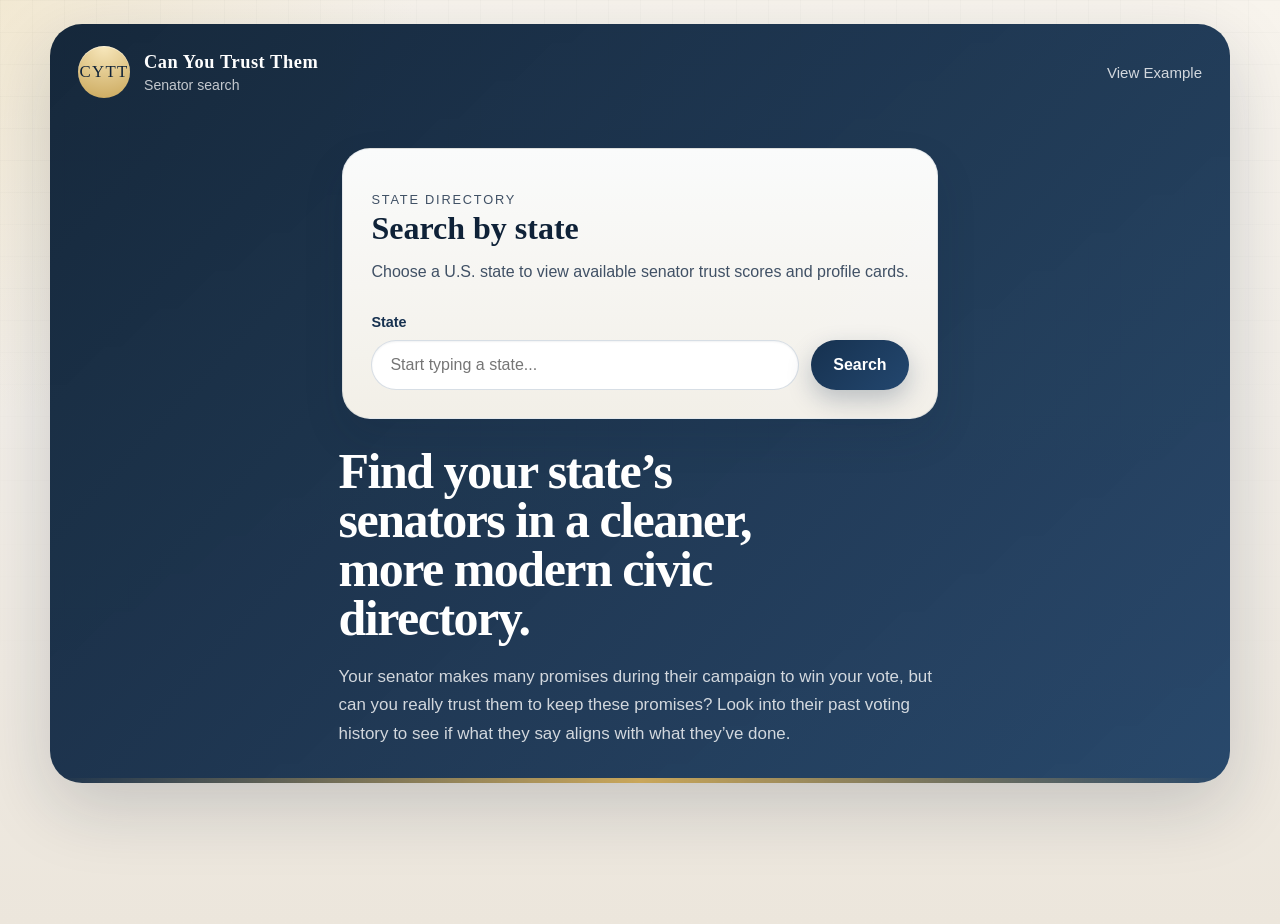
<file: client/index.html>
<!DOCTYPE html>
<html lang="en">
<head>
    <meta charset="UTF-8">
    <meta name="viewport" content="width=device-width, initial-scale=1.0">
    <title>Can You Trust Them | Senate Directory</title>
    <link rel="stylesheet" href="css/styles.css">
</head>
<body class="landing-page">
    <div class="site-shell">
        <header class="site-header">
            <nav class="top-nav" aria-label="Primary">
                <a class="brand" href="index.html">
                    <span class="brand-mark">CYTT</span>
                    <span class="brand-text">
                        <strong>Can You Trust Them</strong>
                        <span>Senator search</span>
                    </span>
                </a>
                <div class="nav-links">
                    <a href="results.html?state=Maryland">View Example</a>
                </div>
            </nav>
            <section class="hero">
                <aside class="hero-panel" aria-label="Search panel">
                    <div class="panel-header">
                        <p class="panel-kicker">State directory</p>
                        <h2>Search by state</h2>
                        <p>Choose a U.S. state to view available senator trust scores and profile cards.</p>
                    </div>

                    <section id="state-search" class="search-module">
                        <label class="search-label" for="stateInput">State</label>

                        <form class="search-row" action="results.html">
                            <input
                                list="states"
                                id="stateInput"
                                name="state"
                                placeholder="Start typing a state..."
                                autocomplete="off"
                            >
                            <button id="searchButton" type="submit">Search</button>


                            <datalist id="states">
                                <option value="Alabama">
                                <option value="Alaska">
                                <option value="Arizona">
                                <option value="Arkansas">
                                <option value="California">
                                <option value="Colorado">
                                <option value="Connecticut">
                                <option value="Delaware">
                                <option value="Florida">
                                <option value="Georgia">
                                <option value="Hawaii">
                                <option value="Idaho">
                                <option value="Illinois">
                                <option value="Indiana">
                                <option value="Iowa">
                                <option value="Kansas">
                                <option value="Kentucky">
                                <option value="Louisiana">
                                <option value="Maine">
                                <option value="Maryland">
                                <option value="Massachusetts">
                                <option value="Michigan">
                                <option value="Minnesota">
                                <option value="Mississippi">
                                <option value="Missouri">
                                <option value="Montana">
                                <option value="Nebraska">
                                <option value="Nevada">
                                <option value="New Hampshire">
                                <option value="New Jersey">
                                <option value="New Mexico">
                                <option value="New York">
                                <option value="North Carolina">
                                <option value="North Dakota">
                                <option value="Ohio">
                                <option value="Oklahoma">
                                <option value="Oregon">
                                <option value="Pennsylvania">
                                <option value="Rhode Island">
                                <option value="South Carolina">
                                <option value="South Dakota">
                                <option value="Tennessee">
                                <option value="Texas">
                                <option value="Utah">
                                <option value="Vermont">
                                <option value="Virginia">
                                <option value="Washington">
                                <option value="West Virginia">
                                <option value="Wisconsin">
                                <option value="Wyoming">
                            </datalist>
                        </form>
                    </section>
                </aside>

                <div class="hero-copy">
                    <h1>Find your state’s senators in a cleaner, more modern civic directory.</h1>
                    <p class="hero-text">
                        Your senator makes many promises during their campaign to win your vote, 
                        but can you really trust them to keep these promises? Look into their past 
                        voting history to see if what they say aligns with what they’ve done.
                    </p>
                </div>
            </section>
        </header>
    </div>

    <script src="js/config.js"></script>
    <script src="js/script.js"></script>
</body>
</html>
</file>
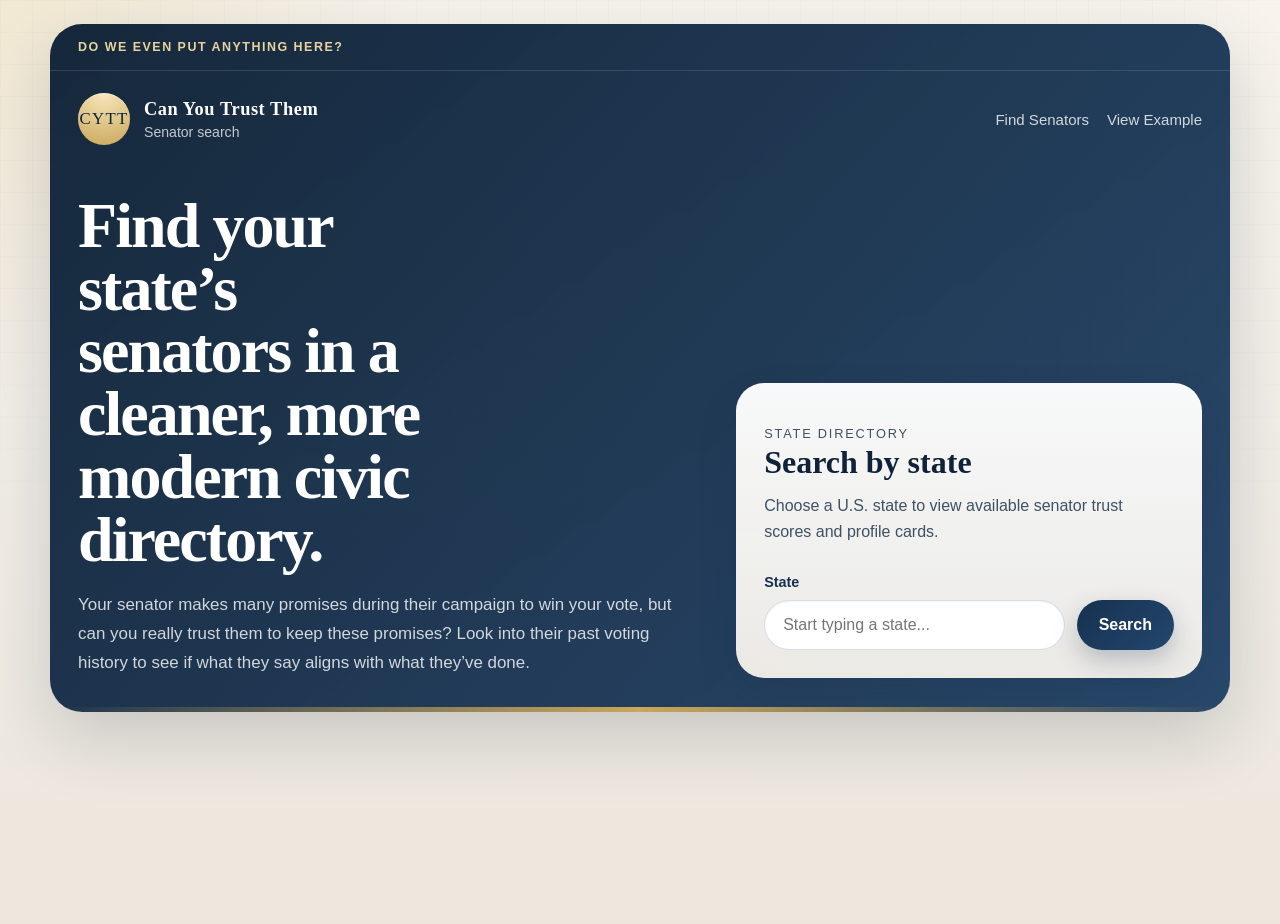
<file: client/website copy/index.html>
<!DOCTYPE html>
<html lang="en">
<head>
    <meta charset="UTF-8">
    <meta name="viewport" content="width=device-width, initial-scale=1.0">
    <title>Can You Trust Them | Senate Directory</title>
    <link rel="stylesheet" href="css/styles.css">
</head>
<body class="landing-page">
    <div class="site-shell">
        <header class="site-header">
            <div class="utility-bar">
                <span class="utility-kicker">Do we even put anything here?</span>
            </div>

            <nav class="top-nav" aria-label="Primary">
                <a class="brand" href="index.html">
                    <span class="brand-mark">CYTT</span>
                    <span class="brand-text">
                        <strong>Can You Trust Them</strong>
                        <span>Senator search</span>
                    </span>
                </a>

                <div class="nav-links">
                    <a href="#state-search">Find Senators</a>
                    <a href="results.html?state=Maryland">View Example</a>
                </div>
            </nav>

            <section class="hero">
                <div class="hero-copy">
        
                    <h1>Find your state’s senators in a cleaner, more modern civic directory.</h1>
                    <p class="hero-text">
                        Your senator makes many promises during their campaign to win your vote, 
                        but can you really trust them to keep these promises? Look into their past 
                        voting history to see if what they say aligns with what they’ve done.
                    </p>
                </div>

                <aside class="hero-panel" aria-label="Search panel">
                    <div class="panel-header">
                        <p class="panel-kicker">State directory</p>
                        <h2>Search by state</h2>
                        <p>Choose a U.S. state to view available senator trust scores and profile cards.</p>
                    </div>

                    <section id="state-search" class="search-module">
                        <label class="search-label" for="stateInput">State</label>

                        <div class="search-row">
                            <input
                                list="states"
                                id="stateInput"
                                placeholder="Start typing a state..."
                                autocomplete="off"
                            >
                            <button id="searchButton" type="button">Search</button>
                        </div>

                        <datalist id="states">
                            <option value="Alabama">
                            <option value="Alaska">
                            <option value="Arizona">
                            <option value="Arkansas">
                            <option value="California">
                            <option value="Colorado">
                            <option value="Connecticut">
                            <option value="Delaware">
                            <option value="Florida">
                            <option value="Georgia">
                            <option value="Hawaii">
                            <option value="Idaho">
                            <option value="Illinois">
                            <option value="Indiana">
                            <option value="Iowa">
                            <option value="Kansas">
                            <option value="Kentucky">
                            <option value="Louisiana">
                            <option value="Maine">
                            <option value="Maryland">
                            <option value="Massachusetts">
                            <option value="Michigan">
                            <option value="Minnesota">
                            <option value="Mississippi">
                            <option value="Missouri">
                            <option value="Montana">
                            <option value="Nebraska">
                            <option value="Nevada">
                            <option value="New Hampshire">
                            <option value="New Jersey">
                            <option value="New Mexico">
                            <option value="New York">
                            <option value="North Carolina">
                            <option value="North Dakota">
                            <option value="Ohio">
                            <option value="Oklahoma">
                            <option value="Oregon">
                            <option value="Pennsylvania">
                            <option value="Rhode Island">
                            <option value="South Carolina">
                            <option value="South Dakota">
                            <option value="Tennessee">
                            <option value="Texas">
                            <option value="Utah">
                            <option value="Vermont">
                            <option value="Virginia">
                            <option value="Washington">
                            <option value="West Virginia">
                            <option value="Wisconsin">
                            <option value="Wyoming">
                        </datalist>
                    </section>
                </aside>
            </section>
        </header>
    </div>

    <script src="js/script.js"></script>
</body>
</html>
</file>
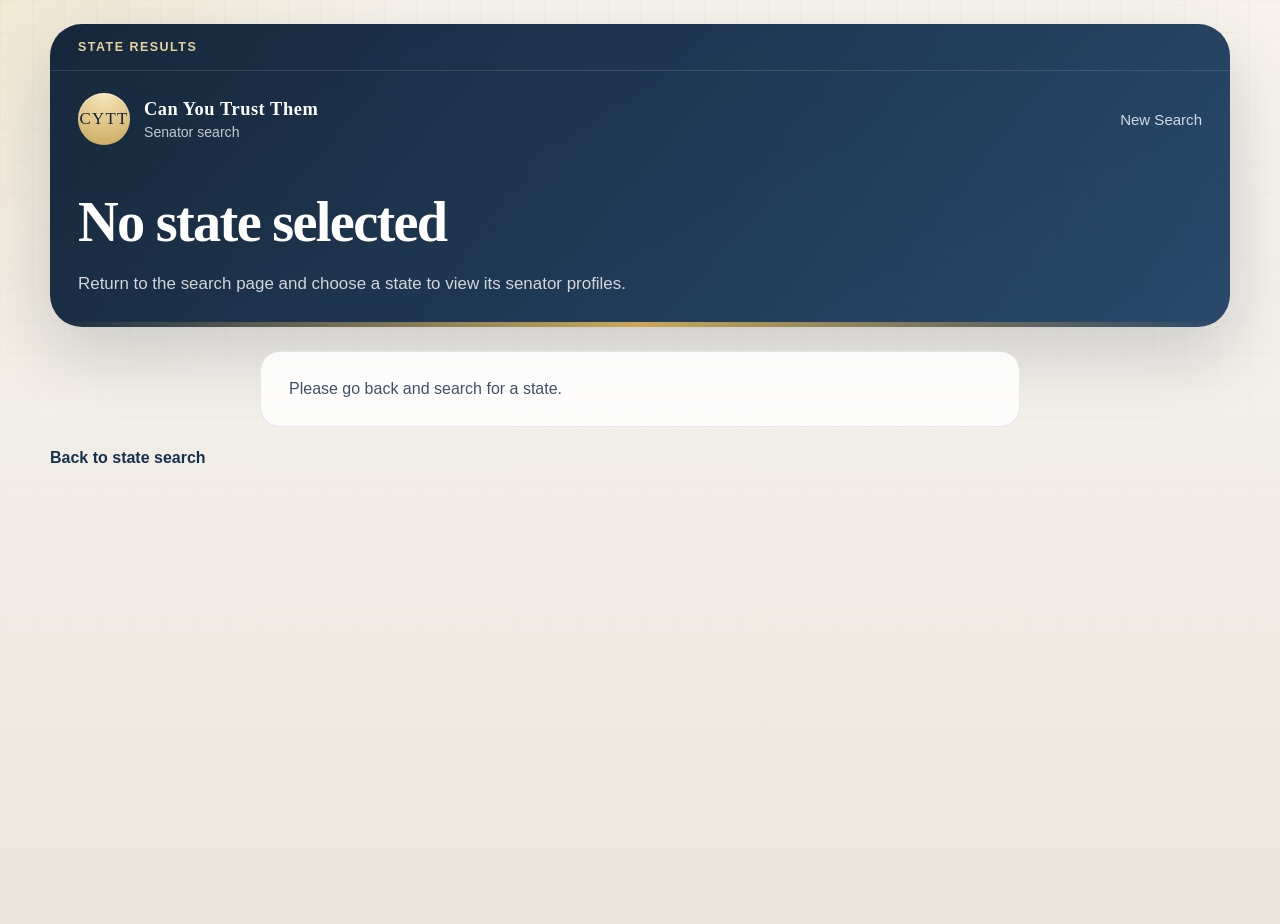
<file: client/results.html>
<!DOCTYPE html>
<html lang="en">
<head>
    <meta charset="UTF-8">
    <meta name="viewport" content="width=device-width, initial-scale=1.0">
    <title>Can You Trust Them | Senator Results</title>
    <link rel="stylesheet" href="css/styles.css">
</head>
<body class="results-page">
    <div class="site-shell">
        <header class="site-header interior-header">
            <div class="utility-bar">
                <span class="utility-kicker">State results</span>
            </div>

            <nav class="top-nav" aria-label="Primary">
                <a class="brand" href="index.html">
                    <span class="brand-mark">CYTT</span>
                    <span class="brand-text">
                        <strong>Can You Trust Them</strong>
                        <span>Senator search</span>
                    </span>
                </a>

                <div class="nav-links">
                    <a href="index.html">New Search</a>
                </div>
            </nav>

            <section class="results-hero">
                <div>
                    <h1 id="stateTitle">Loading...</h1>
                    <p id="stateSubtitle" class="hero-text">Fetching available senators and score information.</p>
                </div>
            </section>
        </header>

        <main class="results-main">
            <section id="results" class="results-section">
                <div id="resultBox" class="results-grid"></div>
                <a class="back-link" href="index.html">Back to state search</a>
            </section>
        </main>
    </div>

    <script src="js/config.js"></script>
    <script src="js/shared-utils.js"></script>
    <script src="js/results.js"></script>
</body>
</html>
</file>
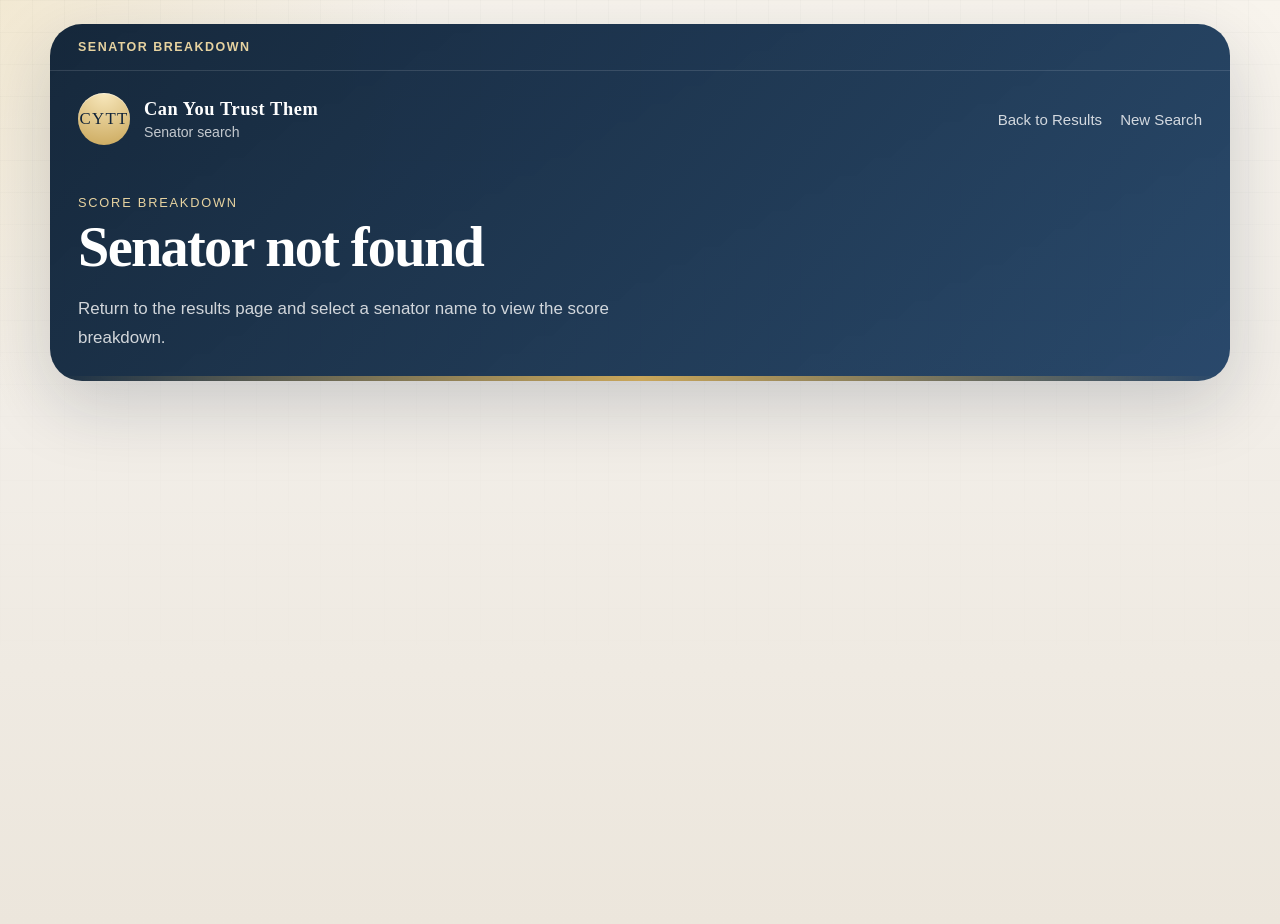
<file: client/senator.html>
<!DOCTYPE html>
<html lang="en">
<head>
    <meta charset="UTF-8">
    <meta name="viewport" content="width=device-width, initial-scale=1.0">
    <title>Can You Trust Them | Senator Score Breakdown</title>
    <link rel="stylesheet" href="css/styles.css">
</head>
<body class="senator-page">
    <div class="site-shell">
        <header class="site-header interior-header">
            <div class="utility-bar">
                <span class="utility-kicker">Senator breakdown</span>
            </div>

            <nav class="top-nav" aria-label="Primary">
                <a class="brand" href="index.html">
                    <span class="brand-mark">CYTT</span>
                    <span class="brand-text">
                        <strong>Can You Trust Them</strong>
                        <span>Senator search</span>
                    </span>
                </a>

                <div class="nav-links">
                    <a id="backToResultsLink" href="results.html">Back to Results</a>
                    <a href="index.html">New Search</a>
                </div>
            </nav>

            <section class="results-hero senator-hero">
                <div class="senator-hero-copy">
                    <p class="eyebrow">Score breakdown</p>
                    <h1 id="senatorTitle"></h1>
                    <p id="senatorSubtitle" class="hero-text"></p>
                </div>
            </section>
        </header>

        <main class="results-main">
            <section class="results-section">
                <div id="senatorCardHost" class="results-grid"></div>
            </section>
        </main>
    </div>

    <script src="js/config.js"></script>
    <script src="js/shared-utils.js"></script>
    <script src="js/senator.js"></script>
</body>
</html>
</file>
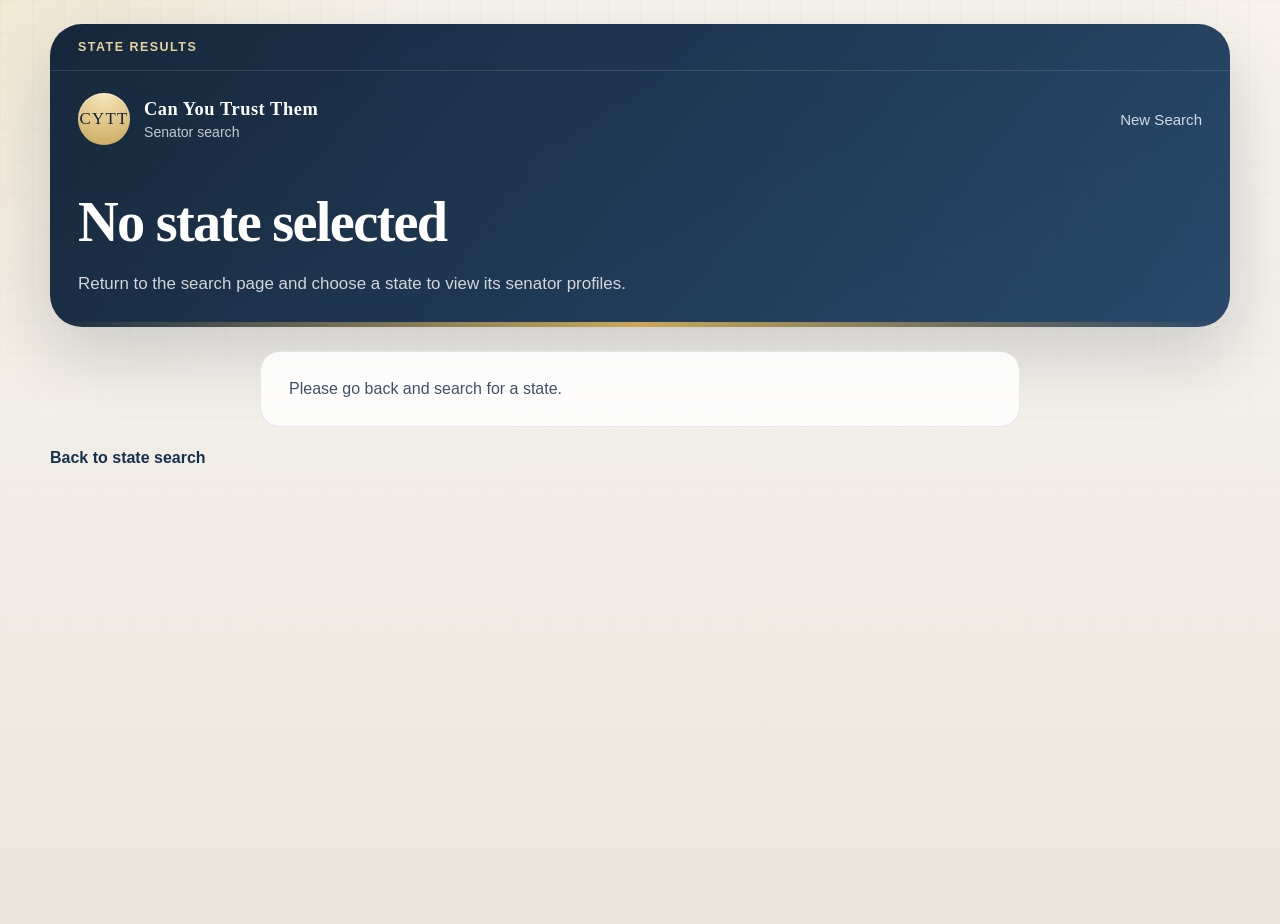
<file: client/website copy/results.html>
<!DOCTYPE html>
<html lang="en">
<head>
    <meta charset="UTF-8">
    <meta name="viewport" content="width=device-width, initial-scale=1.0">
    <title>Can You Trust Them | Senator Results</title>
    <link rel="stylesheet" href="css/styles.css">
</head>
<body class="results-page">
    <div class="site-shell">
        <header class="site-header interior-header">
            <div class="utility-bar">
                <span class="utility-kicker">State results</span>
            </div>

            <nav class="top-nav" aria-label="Primary">
                <a class="brand" href="index.html">
                    <span class="brand-mark">CYTT</span>
                    <span class="brand-text">
                        <strong>Can You Trust Them</strong>
                        <span>Senator search</span>
                    </span>
                </a>

                <div class="nav-links">
                    <a href="index.html">New Search</a>
                </div>
            </nav>

            <section class="results-hero">
                <div>
                    <h1 id="stateTitle">Loading...</h1>
                    <p id="stateSubtitle" class="hero-text">Fetching available senators and score information.</p>
                </div>
            </section>
        </header>

        <main class="results-main">
            <section id="results" class="results-section">
                <div id="resultBox" class="results-grid"></div>
                <a class="back-link" href="index.html">Back to state search</a>
            </section>
        </main>
    </div>

    <script src="js/results.js"></script>
</body>
</html>
</file>
<file: client/css/styles.css>
:root {
    --navy-950: #0f2238;
    --navy-900: #16314f;
    --navy-800: #23476f;
    --gold-500: #caa75a;
    --gold-300: #e7d3a0;
    --stone-50: #f7f3eb;
    --stone-100: #efe7d9;
    --stone-200: #dbcdb7;
    --slate-900: #162231;
    --slate-700: #405165;
    --slate-500: #6a7786;
    --white: #ffffff;
    --shadow-lg: 0 24px 70px rgba(15, 34, 56, 0.18);
    --shadow-md: 0 18px 40px rgba(15, 34, 56, 0.12);
    --radius-xl: 28px;
    --radius-lg: 20px;
    --radius-md: 14px;
    --content-width: 1180px;
    --page-gutter: 32px;
    --section-x: 28px;
    --serif: "Iowan Old Style", "Palatino Linotype", "Book Antiqua", "Baskerville", serif;
    --sans: "Avenir Next", "Segoe UI", "Helvetica Neue", sans-serif;
}

* {
    box-sizing: border-box;
}

html {
    scroll-behavior: smooth;
}

body {
    margin: 0;
    min-height: 100vh;
    font-family: var(--sans);
    color: var(--slate-900);
    background:
        radial-gradient(circle at top left, rgba(231, 211, 160, 0.34), transparent 26rem),
        linear-gradient(180deg, #f8f4ed 0%, #f2eee8 45%, #ece6dc 100%);
}

body::before {
    content: "";
    position: fixed;
    inset: 0;
    pointer-events: none;
    background-image: linear-gradient(rgba(22, 34, 49, 0.035) 1px, transparent 1px),
        linear-gradient(90deg, rgba(22, 34, 49, 0.035) 1px, transparent 1px);
    background-size: 32px 32px;
    mask-image: linear-gradient(180deg, rgba(0, 0, 0, 0.55), transparent 80%);
}

a {
    color: inherit;
}

.site-shell {
    position: relative;
    z-index: 1;
    width: min(calc(100% - var(--page-gutter)), var(--content-width));
    margin: 24px auto 40px;
}

.site-header {
    position: relative;
    background:
        linear-gradient(135deg, rgba(12, 31, 52, 0.96), rgba(28, 62, 99, 0.94)),
        linear-gradient(180deg, rgba(255, 255, 255, 0.08), transparent);
    color: var(--white);
    border-radius: 32px;
    box-shadow: var(--shadow-lg);
    overflow: hidden;
}

.site-header::after {
    content: "";
    position: absolute;
    inset: auto 0 0;
    height: 5px;
    background: linear-gradient(90deg, transparent, var(--gold-500), transparent);
}

.utility-bar,
.top-nav,
.hero,
.results-hero,
.results-main {
    position: relative;
    max-width: var(--content-width);
    margin: 0 auto;
}

.utility-bar {
    display: flex;
    justify-content: space-between;
    gap: 16px;
    padding: 16px var(--section-x);
    font-size: 0.78rem;
    text-transform: uppercase;
    letter-spacing: 0.12em;
    color: rgba(255, 255, 255, 0.72);
    border-bottom: 1px solid rgba(255, 255, 255, 0.12);
}

.utility-kicker {
    font-weight: 700;
    color: var(--gold-300);
}

.top-nav {
    display: flex;
    justify-content: space-between;
    align-items: center;
    gap: 20px;
    padding: 22px var(--section-x);
}

.brand {
    display: inline-flex;
    align-items: center;
    gap: 14px;
    text-decoration: none;
}

.brand-mark {
    width: 52px;
    height: 52px;
    border-radius: 50%;
    display: inline-flex;
    align-items: center;
    justify-content: center;
    font-family: var(--serif);
    font-size: 1.05rem;
    letter-spacing: 0.08em;
    background: radial-gradient(circle at top, #f8e8bd, var(--gold-500));
    color: var(--navy-950);
    box-shadow: inset 0 1px 0 rgba(255, 255, 255, 0.4);
}

.brand-text {
    display: flex;
    flex-direction: column;
    gap: 4px;
}

.brand-text strong {
    font-family: var(--serif);
    font-size: 1.15rem;
    letter-spacing: 0.03em;
}

.brand-text span {
    font-size: 0.88rem;
    color: rgba(255, 255, 255, 0.74);
}

.nav-links {
    display: flex;
    gap: 18px;
    flex-wrap: wrap;
}

.nav-links a {
    text-decoration: none;
    color: rgba(255, 255, 255, 0.8);
    font-size: 0.94rem;
}

.nav-links a:hover {
    color: var(--white);
}

.hero,
.results-hero {
    display: grid;
    gap: 28px;
    padding: 28px var(--section-x);
}

.hero {
    grid-template-columns: 1fr;
    align-items: center;
    justify-items: center;
    padding-bottom: 34px;
}

.hero-copy,
.hero-panel,
.results-hero,
.results-section {
    animation: rise-in 0.7s ease both;
}

.eyebrow,
.panel-kicker {
    margin: 0 0 10px;
    font-size: 0.8rem;
    text-transform: uppercase;
    letter-spacing: 0.14em;
    color: var(--gold-300);
}

.hero h1,
.results-hero h1 {
    margin: 0;
    max-width: 20ch;
    font-family: var(--serif);
    font-size: 50px;
    line-height: 0.98;
    letter-spacing: -0.03em;
}

.hero-text {
    margin: 20px 0 0;
    max-width: 64ch;
    font-size: 1.06rem;
    line-height: 1.7;
    color: rgba(255, 255, 255, 0.8);
}

.hero-highlights {
    display: grid;
    grid-template-columns: repeat(3, minmax(0, 1fr));
    gap: 16px;
    margin-top: 32px;
}

.highlight-card {
    padding: 18px;
    border-radius: var(--radius-md);
    background: rgba(255, 255, 255, 0.08);
    border: 1px solid rgba(255, 255, 255, 0.14);
    backdrop-filter: blur(8px);
}

.highlight-label,
.meta-label,
.detail-label {
    display: block;
    margin-bottom: 8px;
    font-size: 0.76rem;
    text-transform: uppercase;
    letter-spacing: 0.12em;
    color: rgba(255, 255, 255, 0.68);
}

.highlight-card strong {
    display: block;
    font-family: var(--serif);
    font-size: 1.1rem;
    line-height: 1.35;
}

.hero-panel {
    align-self: center;
    padding: 28px;
    border-radius: var(--radius-xl);
    background: linear-gradient(180deg, rgba(255, 255, 255, 0.98), rgba(247, 243, 235, 0.98));
    border: 1px solid rgba(35, 71, 111, 0.1);
    color: var(--slate-900);
    box-shadow: var(--shadow-md);
}

.panel-header h2,
.results-section h2 {
    margin: 0;
    font-family: var(--serif);
    font-size: 2rem;
    color: var(--navy-950);
}

.panel-header p {
    margin: 12px 0 0;
    line-height: 1.65;
    color: var(--slate-700);
}

.search-module {
    margin-top: 28px;
}

.search-label {
    display: block;
    margin-bottom: 10px;
    font-size: 0.9rem;
    font-weight: 700;
    color: var(--navy-900);
}

.search-row {
    display: flex;
    gap: 12px;
}

#stateInput {
    flex: 1;
    min-width: 0;
    padding: 15px 18px;
    font: inherit;
    color: var(--slate-900);
    border: 1px solid rgba(35, 71, 111, 0.18);
    border-radius: 999px;
    background: var(--white);
    box-shadow: inset 0 1px 2px rgba(15, 34, 56, 0.06);
}

#stateInput:focus {
    outline: 2px solid rgba(202, 167, 90, 0.45);
    outline-offset: 2px;
}

button {
    padding: 15px 22px;
    border: 0;
    border-radius: 999px;
    font: inherit;
    font-weight: 700;
    color: var(--white);
    cursor: pointer;
    background: linear-gradient(135deg, var(--navy-900), var(--navy-800));
    box-shadow: 0 10px 24px rgba(22, 49, 79, 0.25);
    transition: transform 0.2s ease, box-shadow 0.2s ease, filter 0.2s ease;
}

button:hover {
    transform: translateY(-1px);
    box-shadow: 0 16px 30px rgba(22, 49, 79, 0.3);
    filter: brightness(1.04);
}

.search-hint {
    margin: 12px 2px 0;
    font-size: 0.9rem;
    color: var(--slate-500);
}

.interior-header {
    margin-bottom: 24px;
}

.results-hero {
    grid-template-columns: minmax(0, 1fr) auto;
    align-items: end;
}

.results-hero h1 {
    max-width: none;
    font-size: clamp(2.4rem, 4.4vw, 4rem);
}

.results-main {
    padding: 0;
}

.results-section {
    padding: 0 0 24px;
}

.results-grid {
    display: grid;
    grid-template-columns: minmax(0, 760px);
    justify-content: center;
    gap: 22px;
}

.senator-card {
    display: grid;
    grid-template-columns: 120px minmax(0, 1fr);
    gap: 22px;
    padding: 22px;
    background: linear-gradient(180deg, rgba(255, 255, 255, 0.98), rgba(247, 243, 235, 0.98));
    border: 1px solid rgba(35, 71, 111, 0.1);
    border-radius: 24px;
    box-shadow: 0 18px 34px rgba(15, 34, 56, 0.08);
}

.name-block {
    display: flex;
    flex-direction: column;
    align-items: center;
    gap: 12px;
    text-align: center;
}

.senator-headshot {
    width: 96px;
    height: 96px;
    border-radius: 22px;
    object-fit: cover;
    border: 3px solid rgba(202, 167, 90, 0.4);
    box-shadow: 0 10px 24px rgba(15, 34, 56, 0.16);
    background: linear-gradient(180deg, #f6efe4, #e9dcc6);
}

.senator-name {
    font-family: var(--serif);
    font-size: 1.3rem;
    line-height: 1.15;
    color: var(--navy-950);
}

.senator-name-link {
    text-decoration: none;
    transition: color 0.2s ease, transform 0.2s ease;
}

.senator-name-link:hover {
    color: var(--navy-800);
    transform: translateY(-1px);
}

.score-copy {
    display: flex;
    flex-direction: column;
    gap: 18px;
}

.score-meta {
    display: flex;
    justify-content: space-between;
    align-items: start;
    gap: 16px;
}

.score-badge {
    display: inline-flex;
    align-items: center;
    padding: 8px 12px;
    border-radius: 999px;
    background: rgba(22, 49, 79, 0.08);
    color: var(--navy-900);
    font-size: 0.82rem;
    font-weight: 700;
    letter-spacing: 0.04em;
    text-transform: uppercase;
}

.score-description {
    margin: 0;
    font-size: 0.98rem;
    line-height: 1.7;
    color: var(--slate-700);
}

.score-copy .meta-label,
.detail-label {
    color: var(--slate-500);
}

.score-layout {
    display: flex;
    align-items: center;
    gap: 20px;
    flex-wrap: wrap;
}

.wheel-wrap {
    position: relative;
    width: 132px;
    height: 132px;
    flex: 0 0 auto;
}

.score-wheel {
    transform: rotate(-90deg);
}

.wheel-bg {
    fill: none;
    stroke: #dfe4e8;
    stroke-width: 14;
}

.wheel-progress {
    fill: none;
    stroke-width: 14;
    stroke-linecap: round;
}

.wheel-center {
    position: absolute;
    inset: 0;
    display: flex;
    align-items: center;
    justify-content: center;
    flex-direction: column;
    font-family: var(--serif);
    font-size: 2rem;
    color: var(--navy-950);
}

.wheel-center small {
    margin-top: 1px;
    font-family: var(--sans);
    font-size: 0.55rem;
    letter-spacing: 0.12em;
    text-transform: uppercase;
    color: var(--navy-950);
    font-weight: bold;
}

.score-details {
    --score-details-columns: repeat(2, minmax(120px, 1fr));
    display: grid;
    grid-template-columns: var(--score-details-columns);
    gap: 12px;
    flex: 1;
}

.score-details.is-single {
    --score-details-columns: minmax(220px, 1fr);
}

.detail-card {
    padding: 14px 16px;
    border-radius: 16px;
    background: var(--white);
    border: 1px solid rgba(35, 71, 111, 0.1);
}

.detail-value {
    display: block;
    font-family: var(--serif);
    font-size: 1.05rem;
    color: var(--navy-950);
}

.back-link {
    display: inline-flex;
    margin-top: 22px;
    text-decoration: none;
    font-weight: 700;
    color: var(--navy-900);
}

.back-link:hover {
    color: var(--navy-800);
}

.empty-state {
    padding: 28px;
    border-radius: 20px;
    background: rgba(255, 255, 255, 0.85);
    border: 1px solid rgba(35, 71, 111, 0.12);
    color: var(--slate-700);
}

@keyframes rise-in {
    from {
        opacity: 0;
        transform: translateY(14px);
    }

    to {
        opacity: 1;
        transform: translateY(0);
    }
}

@media (max-width: 960px) {
    .hero,
    .results-hero {
        grid-template-columns: 1fr;
    }

    .hero-highlights {
        grid-template-columns: 1fr;
    }
}

@media (max-width: 720px) {
    :root {
        --page-gutter: 20px;
        --section-x: 18px;
    }

    .site-shell {
        margin-top: 12px;
    }

    .utility-bar,
    .top-nav,
    .score-meta,
    .search-row {
        flex-direction: column;
        align-items: stretch;
    }

    .nav-links {
        gap: 10px;
    }

    .senator-card {
        grid-template-columns: 1fr;
    }

    .score-layout {
        align-items: stretch;
    }

    .score-details {
        grid-template-columns: 1fr;
    }
}
</file>
<file: client/website copy/css/styles.css>
:root {
    --navy-950: #0f2238;
    --navy-900: #16314f;
    --navy-800: #23476f;
    --gold-500: #caa75a;
    --gold-300: #e7d3a0;
    --stone-50: #f7f3eb;
    --stone-100: #efe7d9;
    --stone-200: #dbcdb7;
    --slate-900: #162231;
    --slate-700: #405165;
    --slate-500: #6a7786;
    --white: #ffffff;
    --shadow-lg: 0 24px 70px rgba(15, 34, 56, 0.18);
    --shadow-md: 0 18px 40px rgba(15, 34, 56, 0.12);
    --radius-xl: 28px;
    --radius-lg: 20px;
    --radius-md: 14px;
    --content-width: 1180px;
    --serif: "Iowan Old Style", "Palatino Linotype", "Book Antiqua", "Baskerville", serif;
    --sans: "Avenir Next", "Segoe UI", "Helvetica Neue", sans-serif;
}

* {
    box-sizing: border-box;
}

html {
    scroll-behavior: smooth;
}

body {
    margin: 0;
    min-height: 100vh;
    font-family: var(--sans);
    color: var(--slate-900);
    background:
        radial-gradient(circle at top left, rgba(231, 211, 160, 0.34), transparent 26rem),
        linear-gradient(180deg, #f8f4ed 0%, #f2eee8 45%, #ece6dc 100%);
}

body::before {
    content: "";
    position: fixed;
    inset: 0;
    pointer-events: none;
    background-image: linear-gradient(rgba(22, 34, 49, 0.035) 1px, transparent 1px),
        linear-gradient(90deg, rgba(22, 34, 49, 0.035) 1px, transparent 1px);
    background-size: 32px 32px;
    mask-image: linear-gradient(180deg, rgba(0, 0, 0, 0.55), transparent 80%);
}

a {
    color: inherit;
}

.site-shell {
    position: relative;
    z-index: 1;
    width: min(calc(100% - 32px), var(--content-width));
    margin: 24px auto 40px;
}

.site-header {
    position: relative;
    background:
        linear-gradient(135deg, rgba(12, 31, 52, 0.96), rgba(28, 62, 99, 0.94)),
        linear-gradient(180deg, rgba(255, 255, 255, 0.08), transparent);
    color: var(--white);
    border-radius: 32px;
    box-shadow: var(--shadow-lg);
    overflow: hidden;
}

.site-header::after {
    content: "";
    position: absolute;
    inset: auto 0 0;
    height: 5px;
    background: linear-gradient(90deg, transparent, var(--gold-500), transparent);
}

.utility-bar,
.top-nav,
.hero,
.results-hero,
.results-main {
    position: relative;
    max-width: var(--content-width);
    margin: 0 auto;
}

.utility-bar {
    display: flex;
    justify-content: space-between;
    gap: 16px;
    padding: 16px 28px;
    font-size: 0.78rem;
    text-transform: uppercase;
    letter-spacing: 0.12em;
    color: rgba(255, 255, 255, 0.72);
    border-bottom: 1px solid rgba(255, 255, 255, 0.12);
}

.utility-kicker {
    font-weight: 700;
    color: var(--gold-300);
}

.top-nav {
    display: flex;
    justify-content: space-between;
    align-items: center;
    gap: 20px;
    padding: 22px 28px;
}

.brand {
    display: inline-flex;
    align-items: center;
    gap: 14px;
    text-decoration: none;
}

.brand-mark {
    width: 52px;
    height: 52px;
    border-radius: 50%;
    display: inline-flex;
    align-items: center;
    justify-content: center;
    font-family: var(--serif);
    font-size: 1.05rem;
    letter-spacing: 0.08em;
    background: radial-gradient(circle at top, #f8e8bd, var(--gold-500));
    color: var(--navy-950);
    box-shadow: inset 0 1px 0 rgba(255, 255, 255, 0.4);
}

.brand-text {
    display: flex;
    flex-direction: column;
    gap: 4px;
}

.brand-text strong {
    font-family: var(--serif);
    font-size: 1.15rem;
    letter-spacing: 0.03em;
}

.brand-text span {
    font-size: 0.88rem;
    color: rgba(255, 255, 255, 0.74);
}

.nav-links {
    display: flex;
    gap: 18px;
    flex-wrap: wrap;
}

.nav-links a {
    text-decoration: none;
    color: rgba(255, 255, 255, 0.8);
    font-size: 0.94rem;
}

.nav-links a:hover {
    color: var(--white);
}

.hero,
.results-hero {
    display: grid;
    gap: 28px;
    padding: 28px;
}

.hero {
    grid-template-columns: minmax(0, 1.15fr) minmax(320px, 0.85fr);
    align-items: stretch;
    padding-bottom: 34px;
}

.hero-copy,
.hero-panel,
.results-hero,
.results-section {
    animation: rise-in 0.7s ease both;
}

.eyebrow,
.panel-kicker {
    margin: 0 0 10px;
    font-size: 0.8rem;
    text-transform: uppercase;
    letter-spacing: 0.14em;
    color: var(--gold-300);
}

.hero h1,
.results-hero h1 {
    margin: 0;
    max-width: 12ch;
    font-family: var(--serif);
    font-size: clamp(2.6rem, 5vw, 4.8rem);
    line-height: 0.98;
    letter-spacing: -0.03em;
}

.hero-text {
    margin: 20px 0 0;
    max-width: 64ch;
    font-size: 1.06rem;
    line-height: 1.7;
    color: rgba(255, 255, 255, 0.8);
}

.hero-highlights {
    display: grid;
    grid-template-columns: repeat(3, minmax(0, 1fr));
    gap: 16px;
    margin-top: 32px;
}

.highlight-card {
    padding: 18px;
    border-radius: var(--radius-md);
    background: rgba(255, 255, 255, 0.08);
    border: 1px solid rgba(255, 255, 255, 0.14);
    backdrop-filter: blur(8px);
}

.highlight-label,
.meta-label,
.detail-label {
    display: block;
    margin-bottom: 8px;
    font-size: 0.76rem;
    text-transform: uppercase;
    letter-spacing: 0.12em;
    color: rgba(255, 255, 255, 0.68);
}

.highlight-card strong {
    display: block;
    font-family: var(--serif);
    font-size: 1.1rem;
    line-height: 1.35;
}

.hero-panel {
    align-self: end;
    padding: 28px;
    border-radius: var(--radius-xl);
    background: linear-gradient(180deg, rgba(255, 255, 255, 0.97), rgba(248, 244, 237, 0.94));
    color: var(--slate-900);
    box-shadow: var(--shadow-md);
}

.panel-header h2,
.results-section h2 {
    margin: 0;
    font-family: var(--serif);
    font-size: 2rem;
    color: var(--navy-950);
}

.panel-header p {
    margin: 12px 0 0;
    line-height: 1.65;
    color: var(--slate-700);
}

.search-module {
    margin-top: 28px;
}

.search-label {
    display: block;
    margin-bottom: 10px;
    font-size: 0.9rem;
    font-weight: 700;
    color: var(--navy-900);
}

.search-row {
    display: flex;
    gap: 12px;
}

#stateInput {
    flex: 1;
    min-width: 0;
    padding: 15px 18px;
    font: inherit;
    color: var(--slate-900);
    border: 1px solid rgba(35, 71, 111, 0.18);
    border-radius: 999px;
    background: var(--white);
    box-shadow: inset 0 1px 2px rgba(15, 34, 56, 0.06);
}

#stateInput:focus {
    outline: 2px solid rgba(202, 167, 90, 0.45);
    outline-offset: 2px;
}

button {
    padding: 15px 22px;
    border: 0;
    border-radius: 999px;
    font: inherit;
    font-weight: 700;
    color: var(--white);
    cursor: pointer;
    background: linear-gradient(135deg, var(--navy-900), var(--navy-800));
    box-shadow: 0 10px 24px rgba(22, 49, 79, 0.25);
    transition: transform 0.2s ease, box-shadow 0.2s ease, filter 0.2s ease;
}

button:hover {
    transform: translateY(-1px);
    box-shadow: 0 16px 30px rgba(22, 49, 79, 0.3);
    filter: brightness(1.04);
}

.search-hint {
    margin: 12px 2px 0;
    font-size: 0.9rem;
    color: var(--slate-500);
}

.interior-header {
    margin-bottom: 24px;
}

.results-hero {
    grid-template-columns: minmax(0, 1fr) auto;
    align-items: end;
}

.results-hero h1 {
    max-width: none;
    font-size: clamp(2.4rem, 4.4vw, 4rem);
}

.results-main {
    padding: 0;
}

.results-section {
    padding: 0 0 24px;
}

.results-grid {
    display: grid;
    grid-template-columns: minmax(0, 760px);
    justify-content: center;
    gap: 22px;
}

.senator-card {
    display: grid;
    grid-template-columns: 120px minmax(0, 1fr);
    gap: 22px;
    padding: 22px;
    background: linear-gradient(180deg, rgba(255, 255, 255, 0.98), rgba(247, 243, 235, 0.98));
    border: 1px solid rgba(35, 71, 111, 0.1);
    border-radius: 24px;
    box-shadow: 0 18px 34px rgba(15, 34, 56, 0.08);
}

.name-block {
    display: flex;
    flex-direction: column;
    align-items: center;
    gap: 12px;
    text-align: center;
}

.senator-headshot {
    width: 96px;
    height: 96px;
    border-radius: 22px;
    object-fit: cover;
    border: 3px solid rgba(202, 167, 90, 0.4);
    box-shadow: 0 10px 24px rgba(15, 34, 56, 0.16);
    background: linear-gradient(180deg, #f6efe4, #e9dcc6);
}

.senator-name {
    font-family: var(--serif);
    font-size: 1.3rem;
    line-height: 1.15;
    color: var(--navy-950);
}

.senator-name-link {
    text-decoration: none;
    transition: color 0.2s ease, transform 0.2s ease;
}

.senator-name-link:hover {
    color: var(--navy-800);
    transform: translateY(-1px);
}

.score-copy {
    display: flex;
    flex-direction: column;
    gap: 18px;
}

.score-meta {
    display: flex;
    justify-content: space-between;
    align-items: start;
    gap: 16px;
}

.score-badge {
    display: inline-flex;
    align-items: center;
    padding: 8px 12px;
    border-radius: 999px;
    background: rgba(22, 49, 79, 0.08);
    color: var(--navy-900);
    font-size: 0.82rem;
    font-weight: 700;
    letter-spacing: 0.04em;
    text-transform: uppercase;
}

.score-description {
    margin: 0;
    font-size: 0.98rem;
    line-height: 1.7;
    color: var(--slate-700);
}

.score-copy .meta-label,
.detail-label {
    color: var(--slate-500);
}

.score-layout {
    display: flex;
    align-items: center;
    gap: 20px;
    flex-wrap: wrap;
}

.wheel-wrap {
    position: relative;
    width: 132px;
    height: 132px;
    flex: 0 0 auto;
}

.score-wheel {
    transform: rotate(-90deg);
}

.wheel-bg {
    fill: none;
    stroke: #dfe4e8;
    stroke-width: 14;
}

.wheel-progress {
    fill: none;
    stroke-width: 14;
    stroke-linecap: round;
}

.wheel-center {
    position: absolute;
    inset: 0;
    display: flex;
    align-items: center;
    justify-content: center;
    flex-direction: column;
    font-family: var(--serif);
    font-size: 2rem;
    color: var(--navy-950);
}

.wheel-center small {
    margin-top: 1px;
    font-family: var(--sans);
    font-size: 0.55rem;
    letter-spacing: 0.12em;
    text-transform: uppercase;
    color: var(--navy-950);
    font-weight: bold;
}

.score-details {
    display: grid;
    grid-template-columns: repeat(2, minmax(120px, 1fr));
    gap: 12px;
    flex: 1;
}

.detail-card {
    padding: 14px 16px;
    border-radius: 16px;
    background: var(--white);
    border: 1px solid rgba(35, 71, 111, 0.1);
}

.detail-value {
    display: block;
    font-family: var(--serif);
    font-size: 1.05rem;
    color: var(--navy-950);
}

.senator-detail-layout {
    display: grid;
    grid-template-columns: minmax(320px, 420px) minmax(0, 1fr);
    gap: 24px;
    align-items: start;
    padding: 0 0 24px;
}

.senator-profile-card,
.breakdown-panel {
    padding: 24px;
    background: linear-gradient(180deg, rgba(255, 255, 255, 0.98), rgba(247, 243, 235, 0.98));
    border: 1px solid rgba(35, 71, 111, 0.1);
    border-radius: 24px;
    box-shadow: 0 18px 34px rgba(15, 34, 56, 0.08);
}

.senator-profile-head {
    display: flex;
    align-items: center;
    gap: 18px;
}

.senator-profile-image {
    width: 112px;
    height: 112px;
    border-radius: 24px;
}

.senator-profile-meta {
    display: flex;
    flex-direction: column;
    gap: 8px;
}

.senator-profile-state {
    font-family: var(--serif);
    font-size: 1.6rem;
    color: var(--navy-950);
}

.senator-score-stage {
    display: flex;
    justify-content: center;
    padding-top: 26px;
}

.senator-score-wheel-wrap {
    position: relative;
    width: 220px;
    height: 252px;
}

.senator-wheel-bg,
.senator-wheel-progress {
    stroke-width: 18;
}

.senator-wheel-center {
    position: absolute;
    top: 0;
    left: 0;
    width: 220px;
    height: 220px;
    display: flex;
    align-items: center;
    justify-content: center;
    font-family: var(--serif);
    font-size: 3.6rem;
    color: var(--navy-950);
}

.senator-wheel-label {
    position: absolute;
    left: 0;
    right: 0;
    bottom: 0;
    display: flex;
    justify-content: center;
    font-size: 0.78rem;
    font-weight: 700;
    letter-spacing: 0.12em;
    text-transform: uppercase;
}

.breakdown-grid {
    display: grid;
    grid-template-columns: repeat(2, minmax(180px, 1fr));
    gap: 16px;
}

.breakdown-card {
    min-height: 152px;
}

.breakdown-value {
    margin-bottom: 10px;
    font-size: 1.4rem;
}

.breakdown-description,
.methodology-note p {
    margin: 0;
    line-height: 1.65;
    color: var(--slate-700);
}

.methodology-note {
    margin-top: 18px;
    padding: 18px 20px;
    border-radius: 18px;
    background: rgba(22, 49, 79, 0.05);
    border: 1px solid rgba(35, 71, 111, 0.1);
}

.back-link {
    display: inline-flex;
    margin-top: 22px;
    text-decoration: none;
    font-weight: 700;
    color: var(--navy-900);
}

.back-link:hover {
    color: var(--navy-800);
}

.empty-state {
    padding: 28px;
    border-radius: 20px;
    background: rgba(255, 255, 255, 0.85);
    border: 1px solid rgba(35, 71, 111, 0.12);
    color: var(--slate-700);
}

@keyframes rise-in {
    from {
        opacity: 0;
        transform: translateY(14px);
    }

    to {
        opacity: 1;
        transform: translateY(0);
    }
}

@media (max-width: 960px) {
    .hero,
    .results-hero {
        grid-template-columns: 1fr;
    }

    .hero-highlights {
        grid-template-columns: 1fr;
    }
}

@media (max-width: 720px) {
    .site-shell {
        width: min(calc(100% - 20px), var(--content-width));
        margin-top: 12px;
    }

    .utility-bar,
    .top-nav,
    .hero,
    .results-hero {
        padding-left: 18px;
        padding-right: 18px;
    }

    .utility-bar,
    .top-nav,
    .score-meta,
    .search-row {
        flex-direction: column;
        align-items: stretch;
    }

    .nav-links {
        gap: 10px;
    }

    .senator-card {
        grid-template-columns: 1fr;
    }

    .senator-detail-layout,
    .breakdown-grid {
        grid-template-columns: 1fr;
    }

    .name-block {
        align-items: flex-start;
        text-align: left;
    }

    .senator-profile-head {
        flex-direction: column;
        align-items: flex-start;
    }

    .score-layout {
        align-items: stretch;
    }

    .score-details {
        grid-template-columns: 1fr;
    }
}
</file>
